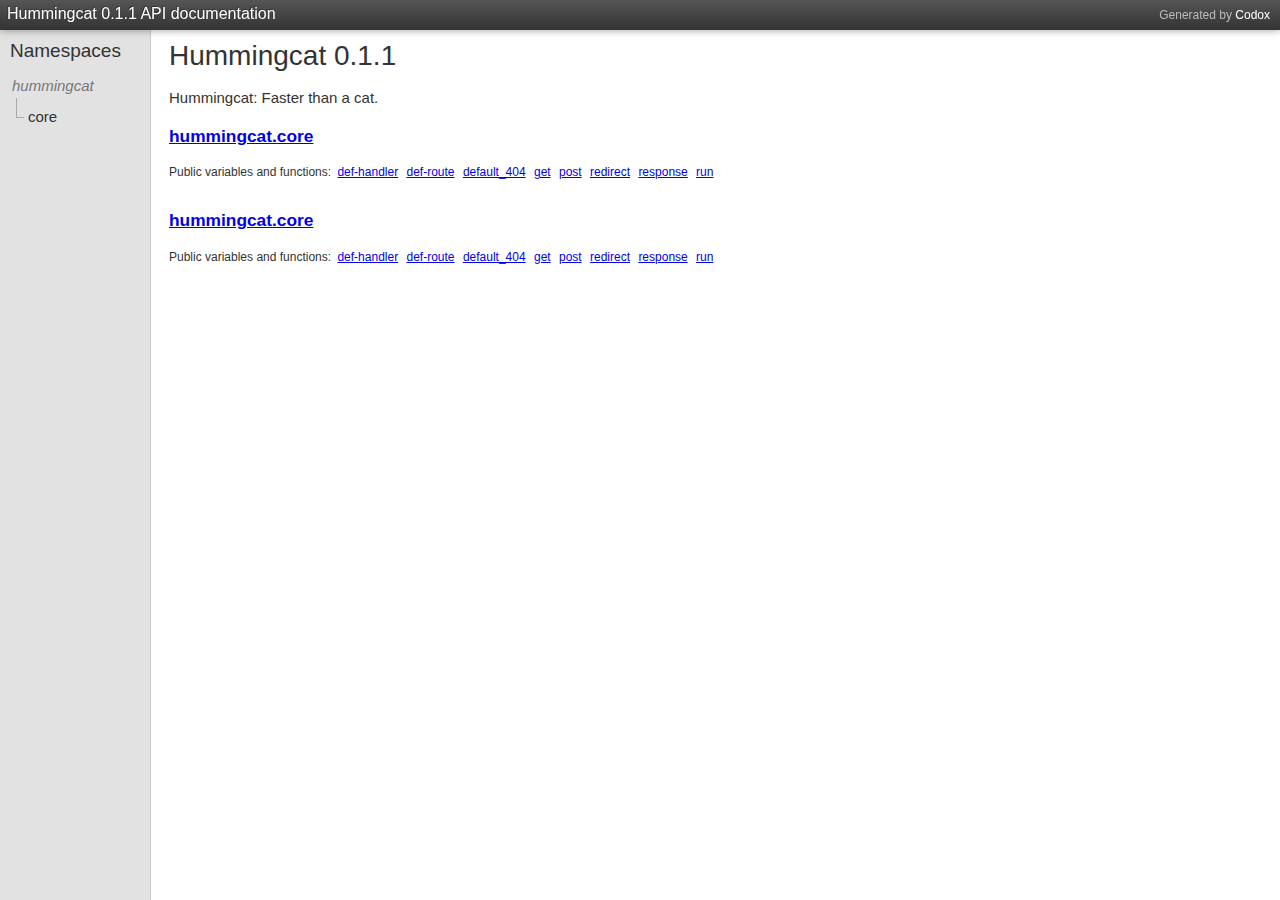
<file: doc/index.html>
<!DOCTYPE html>
<html><head><meta charset="UTF-8"><link href="css/default.css" rel="stylesheet" type="text/css"><script src="js/jquery.min.js" type="text/javascript"></script><script src="js/page_effects.js" type="text/javascript"></script><title>Hummingcat 0.1.1 API documentation</title></head><body><div id="header"><h2>Generated by <a href="https://github.com/weavejester/codox">Codox</a></h2><h1><a href="index.html">Hummingcat 0.1.1 API documentation</a></h1></div><div class="sidebar" id="namespaces"><h3><a href="index.html"><span class="inner">Namespaces</span></a></h3><ul><li class="depth-1"><div class="no-link"><div class="inner"><span class="tree"><span class="top"></span><span class="bottom"></span></span><span>hummingcat</span></div></div></li><li class="depth-2"><a href="hummingcat.core.html"><div class="inner"><span class="tree"><span class="top"></span><span class="bottom"></span></span><span>core</span></div></a></li></ul></div><div class="namespace-index" id="content"><h2>Hummingcat 0.1.1</h2><div class="doc"><p>Hummingcat: Faster than a cat.</p></div><div class="namespace"><h3><a href="hummingcat.core.html">hummingcat.core</a></h3><div class="doc"><pre class="plaintext"></pre></div><div class="index"><p>Public variables and functions:</p><ul><li> <a href="hummingcat.core.html#var-def-handler">def-handler</a> </li><li> <a href="hummingcat.core.html#var-def-route">def-route</a> </li><li> <a href="hummingcat.core.html#var-default_404">default_404</a> </li><li> <a href="hummingcat.core.html#var-get">get</a> </li><li> <a href="hummingcat.core.html#var-post">post</a> </li><li> <a href="hummingcat.core.html#var-redirect">redirect</a> </li><li> <a href="hummingcat.core.html#var-response">response</a> </li><li> <a href="hummingcat.core.html#var-run">run</a> </li></ul></div></div><div class="namespace"><h3><a href="hummingcat.core.html">hummingcat.core</a></h3><div class="doc"><pre class="plaintext"></pre></div><div class="index"><p>Public variables and functions:</p><ul><li> <a href="hummingcat.core.html#var-def-handler">def-handler</a> </li><li> <a href="hummingcat.core.html#var-def-route">def-route</a> </li><li> <a href="hummingcat.core.html#var-default_404">default_404</a> </li><li> <a href="hummingcat.core.html#var-get">get</a> </li><li> <a href="hummingcat.core.html#var-post">post</a> </li><li> <a href="hummingcat.core.html#var-redirect">redirect</a> </li><li> <a href="hummingcat.core.html#var-response">response</a> </li><li> <a href="hummingcat.core.html#var-run">run</a> </li></ul></div></div></div></body></html>
</file>
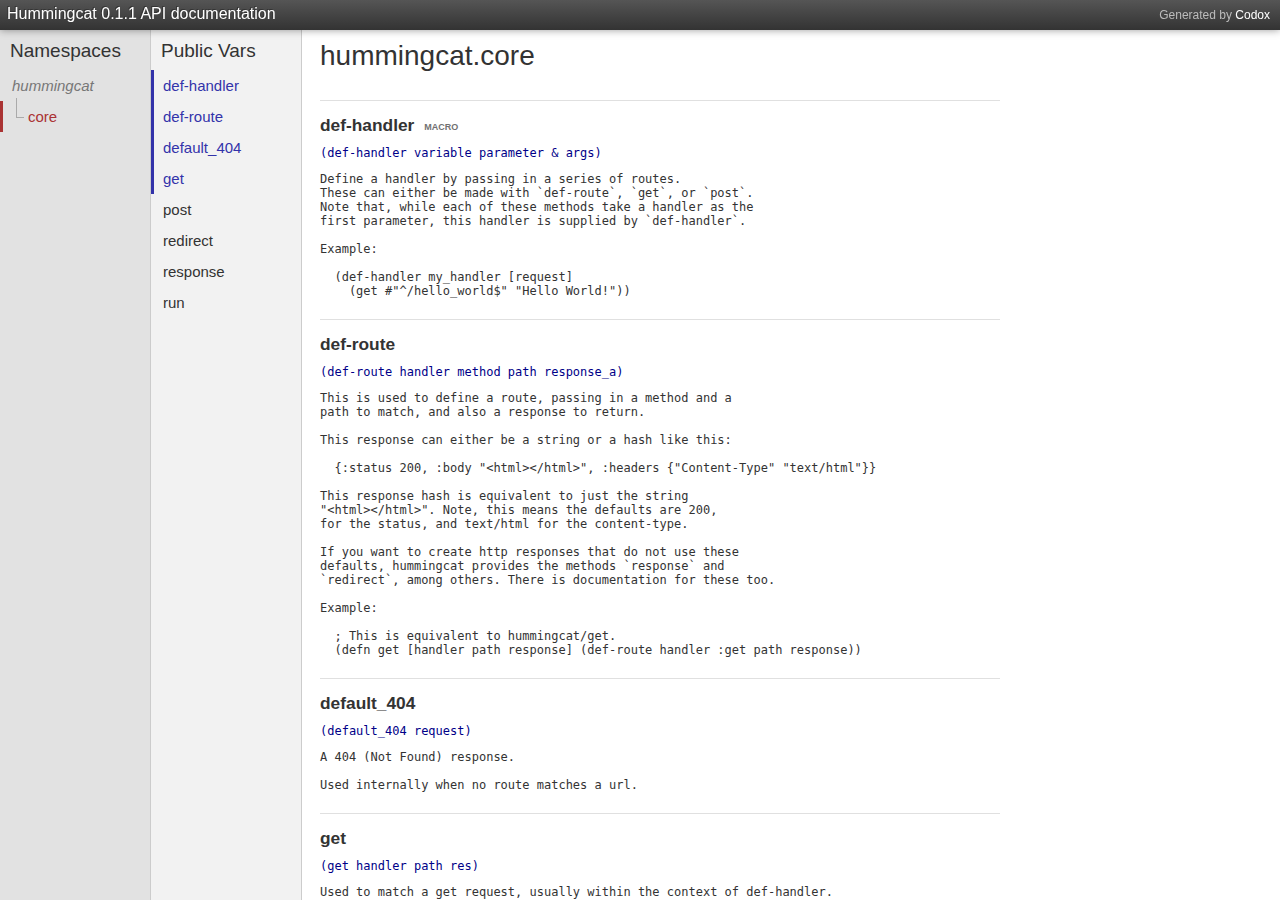
<file: doc/hummingcat.core.html>
<!DOCTYPE html>
<html><head><meta charset="UTF-8"><link href="css/default.css" rel="stylesheet" type="text/css"><script src="js/jquery.min.js" type="text/javascript"></script><script src="js/page_effects.js" type="text/javascript"></script><title>hummingcat.core documentation</title></head><body><div id="header"><h2>Generated by <a href="https://github.com/weavejester/codox">Codox</a></h2><h1><a href="index.html">Hummingcat 0.1.1 API documentation</a></h1></div><div class="sidebar" id="namespaces"><h3><a href="index.html"><span class="inner">Namespaces</span></a></h3><ul><li class="depth-1"><div class="no-link"><div class="inner"><span class="tree"><span class="top"></span><span class="bottom"></span></span><span>hummingcat</span></div></div></li><li class="depth-2 current"><a href="hummingcat.core.html"><div class="inner"><span class="tree"><span class="top"></span><span class="bottom"></span></span><span>core</span></div></a></li></ul></div><div class="sidebar" id="vars"><h3><a href="#top"><span class="inner">Public Vars</span></a></h3><ul><li class="depth-1"><a href="hummingcat.core.html#var-def-handler"><div class="inner"><span>def-handler</span></div></a></li><li class="depth-1"><a href="hummingcat.core.html#var-def-route"><div class="inner"><span>def-route</span></div></a></li><li class="depth-1"><a href="hummingcat.core.html#var-default_404"><div class="inner"><span>default_404</span></div></a></li><li class="depth-1"><a href="hummingcat.core.html#var-get"><div class="inner"><span>get</span></div></a></li><li class="depth-1"><a href="hummingcat.core.html#var-post"><div class="inner"><span>post</span></div></a></li><li class="depth-1"><a href="hummingcat.core.html#var-redirect"><div class="inner"><span>redirect</span></div></a></li><li class="depth-1"><a href="hummingcat.core.html#var-response"><div class="inner"><span>response</span></div></a></li><li class="depth-1"><a href="hummingcat.core.html#var-run"><div class="inner"><span>run</span></div></a></li></ul></div><div class="namespace-docs" id="content"><h2 class="anchor" id="top">hummingcat.core</h2><div class="doc"><pre class="plaintext"></pre></div><div class="public anchor" id="var-def-handler"><h3>def-handler</h3><h4 class="type">macro</h4><div class="usage"><code>(def-handler variable parameter &amp; args)</code></div><div class="doc"><pre class="plaintext">
Define a handler by passing in a series of routes. 
These can either be made with `def-route`, `get`, or `post`. 
Note that, while each of these methods take a handler as the 
first parameter, this handler is supplied by `def-handler`. 

Example: 

  (def-handler my_handler [request]
    (get #&quot;^/hello_world$&quot; &quot;Hello World!&quot;))
</pre></div></div><div class="public anchor" id="var-def-route"><h3>def-route</h3><div class="usage"><code>(def-route handler method path response_a)</code></div><div class="doc"><pre class="plaintext">
This is used to define a route, passing in a method and a
path to match, and also a response to return.

This response can either be a string or a hash like this: 
  
  {:status 200, :body &quot;&lt;html&gt;&lt;/html&gt;&quot;, :headers {&quot;Content-Type&quot; &quot;text/html&quot;}} 

This response hash is equivalent to just the string 
&quot;&lt;html&gt;&lt;/html&gt;&quot;. Note, this means the defaults are 200, 
for the status, and text/html for the content-type.

If you want to create http responses that do not use these
defaults, hummingcat provides the methods `response` and
`redirect`, among others. There is documentation for these too.

Example:
  
  ; This is equivalent to hummingcat/get.
  (defn get [handler path response] (def-route handler :get path response))
</pre></div></div><div class="public anchor" id="var-default_404"><h3>default_404</h3><div class="usage"><code>(default_404 request)</code></div><div class="doc"><pre class="plaintext">
A 404 (Not Found) response.

Used internally when no route matches a url.
</pre></div></div><div class="public anchor" id="var-get"><h3>get</h3><div class="usage"><code>(get handler path res)</code></div><div class="doc"><pre class="plaintext">
Used to match a get request, usually within the context of def-handler.

Keep in mind that this does not change the handler passed in, 
`get` just returns a new handler that will match the &apos;path&apos; parameter.
</pre></div></div><div class="public anchor" id="var-post"><h3>post</h3><div class="usage"><code>(post handler path res)</code></div><div class="doc"><pre class="plaintext">
Used to match a post request, usually within the context of def-handler.

Keep in mind that this does not change the handler passed in, 
`post` just returns a new handler that will match the &apos;path&apos; parameter.
</pre></div></div><div class="public anchor" id="var-redirect"><h3>redirect</h3><div class="usage"><code>(redirect request)</code></div><div class="doc"><pre class="plaintext">
A function that returns a response for an HTTP redirect, given a url.

Example:

(hummingcat/def-handler my_handler [request]
  (hummingcat/get &quot;/some_URL&quot; (redirect &quot;/this_one&quot;)))
</pre></div></div><div class="public anchor" id="var-response"><h3>response</h3><div class="usage"><code>(response body)</code><code>(response body status)</code><code>(response body status header)</code></div><div class="doc"><pre class="plaintext">
This function helps produce custom response-objects. 
Furthermore, you can using response-objects to implement 
cookies and the like, whereas passing in a string to `get`
or `def-route` does not enable this.

If you just want a response object to manipulate, but 
don&apos;t want to specify custom settings, just pass a string
to the function:

(response &quot;Not found!&quot;)

However, if you want to make a custom status, add another
parameter:

(response &quot;Not found!&quot; 404)

You can also specify the content-type with an additional 
string:

(response &quot;Not found!&quot; 404 &quot;text/plain&quot;)

Lastly, instead of passing in a string as the last 
argument, you can put all the header-settings into a 
hash-map as the third argument:

(response &quot;Not found!&quot; 404 i{&quot;Content-Type&quot; &quot;text/plain&quot;})
</pre></div></div><div class="public anchor" id="var-run"><h3>run</h3><div class="usage"><code>(run handler port the_rest)</code><code>(run handler port)</code></div><div class="doc"><pre class="plaintext">
The `run` function takes a handler and a port and runs your hummingcat app!

Optionally, provide a hash of ring options as the third argument. (Don&apos;t forget the port, in this case.)
</pre></div></div></div></body></html>
</file>
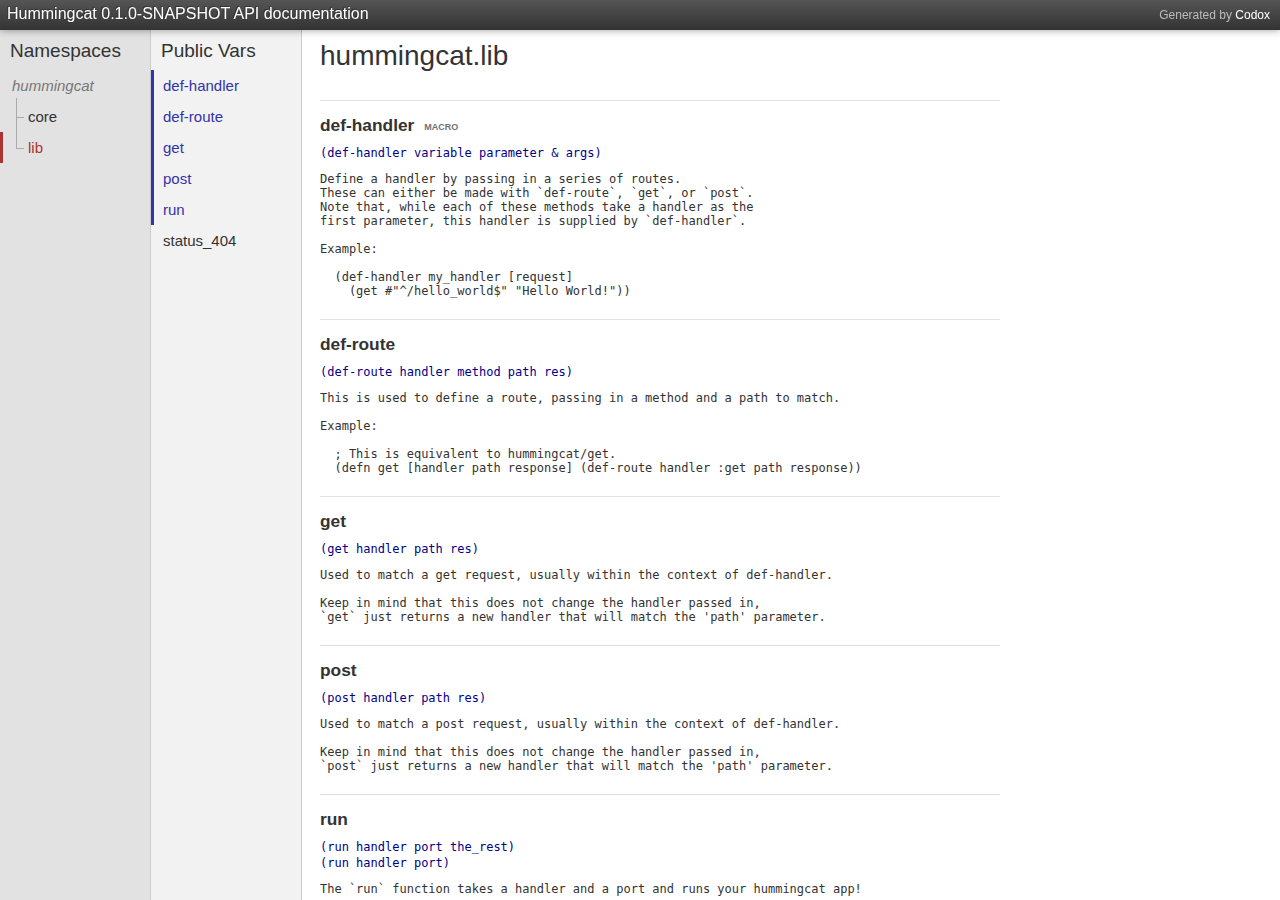
<file: doc/hummingcat.lib.html>
<!DOCTYPE html>
<html><head><meta charset="UTF-8"><link href="css/default.css" rel="stylesheet" type="text/css"><script src="js/jquery.min.js" type="text/javascript"></script><script src="js/page_effects.js" type="text/javascript"></script><title>hummingcat.lib documentation</title></head><body><div id="header"><h2>Generated by <a href="https://github.com/weavejester/codox">Codox</a></h2><h1><a href="index.html">Hummingcat 0.1.0-SNAPSHOT API documentation</a></h1></div><div class="sidebar" id="namespaces"><h3><a href="index.html"><span class="inner">Namespaces</span></a></h3><ul><li class="depth-1"><div class="no-link"><div class="inner"><span class="tree"><span class="top"></span><span class="bottom"></span></span><span>hummingcat</span></div></div></li><li class="depth-2 branch"><a href="hummingcat.core.html"><div class="inner"><span class="tree"><span class="top"></span><span class="bottom"></span></span><span>core</span></div></a></li><li class="depth-2 current"><a href="hummingcat.lib.html"><div class="inner"><span class="tree"><span class="top"></span><span class="bottom"></span></span><span>lib</span></div></a></li></ul></div><div class="sidebar" id="vars"><h3><a href="#top"><span class="inner">Public Vars</span></a></h3><ul><li class="depth-1"><a href="hummingcat.lib.html#var-def-handler"><div class="inner"><span>def-handler</span></div></a></li><li class="depth-1"><a href="hummingcat.lib.html#var-def-route"><div class="inner"><span>def-route</span></div></a></li><li class="depth-1"><a href="hummingcat.lib.html#var-get"><div class="inner"><span>get</span></div></a></li><li class="depth-1"><a href="hummingcat.lib.html#var-post"><div class="inner"><span>post</span></div></a></li><li class="depth-1"><a href="hummingcat.lib.html#var-run"><div class="inner"><span>run</span></div></a></li><li class="depth-1"><a href="hummingcat.lib.html#var-status_404"><div class="inner"><span>status_404</span></div></a></li></ul></div><div class="namespace-docs" id="content"><h2 class="anchor" id="top">hummingcat.lib</h2><div class="doc"><pre class="plaintext"></pre></div><div class="public anchor" id="var-def-handler"><h3>def-handler</h3><h4 class="type">macro</h4><div class="usage"><code>(def-handler variable parameter &amp; args)</code></div><div class="doc"><pre class="plaintext">
Define a handler by passing in a series of routes. 
These can either be made with `def-route`, `get`, or `post`. 
Note that, while each of these methods take a handler as the 
first parameter, this handler is supplied by `def-handler`. 

Example: 

  (def-handler my_handler [request]
    (get #&quot;^/hello_world$&quot; &quot;Hello World!&quot;))
</pre></div></div><div class="public anchor" id="var-def-route"><h3>def-route</h3><div class="usage"><code>(def-route handler method path res)</code></div><div class="doc"><pre class="plaintext">
This is used to define a route, passing in a method and a path to match.

Example:
  
  ; This is equivalent to hummingcat/get.
  (defn get [handler path response] (def-route handler :get path response))
</pre></div></div><div class="public anchor" id="var-get"><h3>get</h3><div class="usage"><code>(get handler path res)</code></div><div class="doc"><pre class="plaintext">
Used to match a get request, usually within the context of def-handler.

Keep in mind that this does not change the handler passed in, 
`get` just returns a new handler that will match the &apos;path&apos; parameter.
</pre></div></div><div class="public anchor" id="var-post"><h3>post</h3><div class="usage"><code>(post handler path res)</code></div><div class="doc"><pre class="plaintext">
Used to match a post request, usually within the context of def-handler.

Keep in mind that this does not change the handler passed in, 
`post` just returns a new handler that will match the &apos;path&apos; parameter.
</pre></div></div><div class="public anchor" id="var-run"><h3>run</h3><div class="usage"><code>(run handler port the_rest)</code><code>(run handler port)</code></div><div class="doc"><pre class="plaintext">
The `run` function takes a handler and a port and runs your hummingcat app!

Optionally, provide a hash of ring options as the third argument. (Don&apos;t forget the port, in this case.)
</pre></div></div><div class="public anchor" id="var-status_404"><h3>status_404</h3><div class="usage"><code>(status_404 request)</code></div><div class="doc"><pre class="plaintext">
A 404 (Not Found) response.

Used internally when no route matches a url.
</pre></div></div></div></body></html>
</file>
<file: doc/css/default.css>
body {
   font-family: Helvetica, Arial, sans-serif;
   font-size: 15px;
}

pre, code {
   font-family: Monaco, DejaVu Sans Mono, Consolas, monospace;
   font-size: 9pt;
   margin: 15px 0;
}

h2 {
   font-weight: normal;
   font-size: 28px;
   padding: 10px 0 2px 0;
   margin: 0;
}

#header, #content, .sidebar {
   position: fixed;
}

#header {
   top: 0;
   left: 0;
   right: 0;
   height: 20px;
   background: #444;
   color: #fff;
   padding: 5px 7px;
}

#content {
   top: 30px;
   right: 0;
   bottom: 0;
   overflow: auto;
   background: #fff;
   color: #333;
   padding: 0 18px;
}

.sidebar {
   position: fixed;
   top: 30px;
   bottom: 0;
   overflow: auto;
}

#namespaces {
   background: #e2e2e2;
   border-right: solid 1px #cccccc;
   left: 0;
   width: 250px;
}

#vars {
   background: #f2f2f2;
   border-right: solid 1px #cccccc;
   left: 251px;
   width: 200px;
}

.namespace-index {
   left: 251px;
}

.namespace-docs {
   left: 452px;
}

#header {
   background: -moz-linear-gradient(top, #555 0%, #222 100%);
   background: -webkit-linear-gradient(top, #555 0%, #333 100%);
   background: -o-linear-gradient(top, #555 0%, #222 100%);
   background: -ms-linear-gradient(top, #555 0%, #222 100%);
   background: linear-gradient(top, #555 0%, #222 100%);
   box-shadow: 0 0 8px rgba(0, 0, 0, 0.4);
   z-index: 100;
}

#header h1 {
   margin: 0;
   padding: 0;
   font-size: 12pt;
   font-weight: lighter;
   text-shadow: -1px -1px 0px #333;
}

#header a, .sidebar a {
   display: block;
   text-decoration: none;
}

#header a {
   color: #fff;
}

.sidebar a {
   color: #333;
}

#header h2 {
    float: right;
    font-size: 9pt;
    font-weight: normal;
    margin: 3px 3px;
    padding: 0;
    color: #bbb;
}

#header h2 a {
    display: inline;
}

.sidebar h3 {
   margin: 0;
   padding: 10px 10px 0 10px;
   font-size: 19px;
   font-weight: normal;
}

.sidebar ul {
   padding: 0.5em 0em;
   margin: 0;
}

.sidebar li {
   display: block;
   vertical-align: middle;
}

.sidebar li a, .sidebar li .no-link {
    border-left: 3px solid transparent;
    padding: 0 7px;
    white-space: nowrap;
}

.sidebar li .no-link {
    display: block;
    color: #777;
    font-style: italic;
}

.sidebar li .inner {
    display: inline-block;
    padding-top: 7px;
    height: 24px;
}

.sidebar li a, .sidebar li .tree {
    height: 31px;
}

.depth-1 .inner { padding-left: 2px; }
.depth-2 .inner { padding-left: 6px; }
.depth-3 .inner { padding-left: 20px; }
.depth-4 .inner { padding-left: 34px; }
.depth-5 .inner { padding-left: 48px; }
.depth-6 .inner { padding-left: 62px; }

.sidebar li .tree {
    display: block;
    float: left;
    position: relative;
    top: -10px;
    margin: 0 4px 0 0;
    padding: 0;
}

.sidebar li.depth-1 .tree {
    display: none;
}

.sidebar li .tree .top, .sidebar li .tree .bottom {
    display: block;
    margin: 0;
    padding: 0;
    width: 7px;
}

.sidebar li .tree .top {
    border-left: 1px solid #aaa;
    border-bottom: 1px solid #aaa;
    height: 19px;
}

.sidebar li .tree .bottom {
    height: 22px;
}

.sidebar li.branch .tree .bottom {
    border-left: 1px solid #aaa;
}

#namespaces li.current a {
   border-left: 3px solid #a33;
   color: #a33;
}

#vars li.current a {
   border-left: 3px solid #33a;
   color: #33a;
}

#content h3 {
   font-size: 13pt;
   font-weight: bold;
}

.public h3 {
    margin: 0;
    float: left;
}

.usage {
    clear: both;
}

.public {
    margin: 0;
    border-top: 1px solid #e0e0e0;
    padding-top: 14px;
    padding-bottom: 6px;
}

.public:last-child {
   margin-bottom: 20%;
}

.members .public:last-child {
    margin-bottom: 0;
}

.members {
    margin: 15px 0;
}

.members h4 {
    color: #555;
    font-weight: normal;
    font-variant: small-caps;
    margin: 0 0 5px 0;
}

.members .inner {
    padding-top: 5px;
    padding-left: 12px;
    margin-top: 2px;
    margin-left: 7px;
    border-left: 1px solid #bbb;
}

#content .members .inner h3 {
    font-size: 12pt;
}

.members .public {
    border-top: none;
    margin-top: 0;
    padding-top: 6px;
    padding-bottom: 0;
}

.members .public:first-child {
    padding-top: 0;
}

h4.type,
h4.dynamic,
h4.added,
h4.deprecated {
    float: left;
    margin: 3px 10px 15px 0;
    font-size: 15px;
    font-weight: bold;
    font-variant: small-caps;
}

.public h4.type,
.public h4.dynamic,
.public h4.added,
.public h4.deprecated {
    font-size: 13px;
    font-weight: bold;
    margin: 3px 0 0 10px;
}

.members h4.type,
.members h4.added,
.members h4.deprecated {
    margin-top: 1px;
}

h4.type {
    color: #717171;
}

h4.dynamic {
    color: #9933aa;
}

h4.added {
    color: #508820;
}

h4.deprecated {
    color: #880000;
}

.namespace {
    margin-bottom: 30px;
}

.namespace:last-child {
    margin-bottom: 10%;
}

.index {
    padding: 0;
    font-size: 80%;
    margin: 15px 0;
    line-height: 16px;
}

.index * {
    display: inline;
}

.index p {
    padding-right: 3px;
}

.index li {
    padding-right: 5px;
}

.index ul {
    padding-left: 0;
}

.usage code {
    display: block;
    color: #008;
    margin: 2px 0;
}

.usage code:first-child {
    padding-top: 10px;
}

p {
    margin: 15px 0;
}

.public p:first-child, .public pre.plaintext {
    margin-top: 12px;
}

.doc {
    margin: 0 0 26px 0;
    clear: both;
}

.public .doc {
    margin: 0;
}

.namespace-index .doc {
    margin-bottom: 20px;
}

.namespace-index .namespace .doc {
    margin-bottom: 10px;
}

.markdown {
    line-height: 18px;
    font-size: 14px;
}

.doc, .public, .namespace .index {
    max-width: 680px;
    overflow-x: visible;
}

.markdown code, .src-link a {
    background: #f6f6f6;
    border: 1px solid #e4e4e4;
    border-radius: 2px;
}

.markdown pre {
    background: #f4f4f4;
    border: 1px solid #e0e0e0;
    border-radius: 2px;
    padding: 5px 10px;
    margin: 0 10px;
}

.markdown pre code {
    background: transparent;
    border: none;
}

.doc ul, .doc ol {
    padding-left: 30px;
}

.doc table {
    border-collapse: collapse;
    margin: 0 10px;
}

.doc table td, .doc table th {
    border: 1px solid #dddddd;
    padding: 4px 6px;
}

.doc table th {
    background: #f2f2f2;
}

.doc dl {
    margin: 0 10px 20px 10px;
}

.doc dl dt {
    font-weight: bold;
    margin: 0;
    padding: 3px 0;
    border-bottom: 1px solid #ddd;
}

.doc dl dd {
    padding: 5px 0;
    margin: 0 0 5px 10px;
}

.doc abbr {
    border-bottom: 1px dotted #333;
    font-variant: none
    cursor: help;
}

.src-link {
    margin-bottom: 15px;
}

.src-link a {
    font-size: 70%;
    padding: 1px 4px;
    text-decoration: none;
    color: #5555bb;
}
</file>
